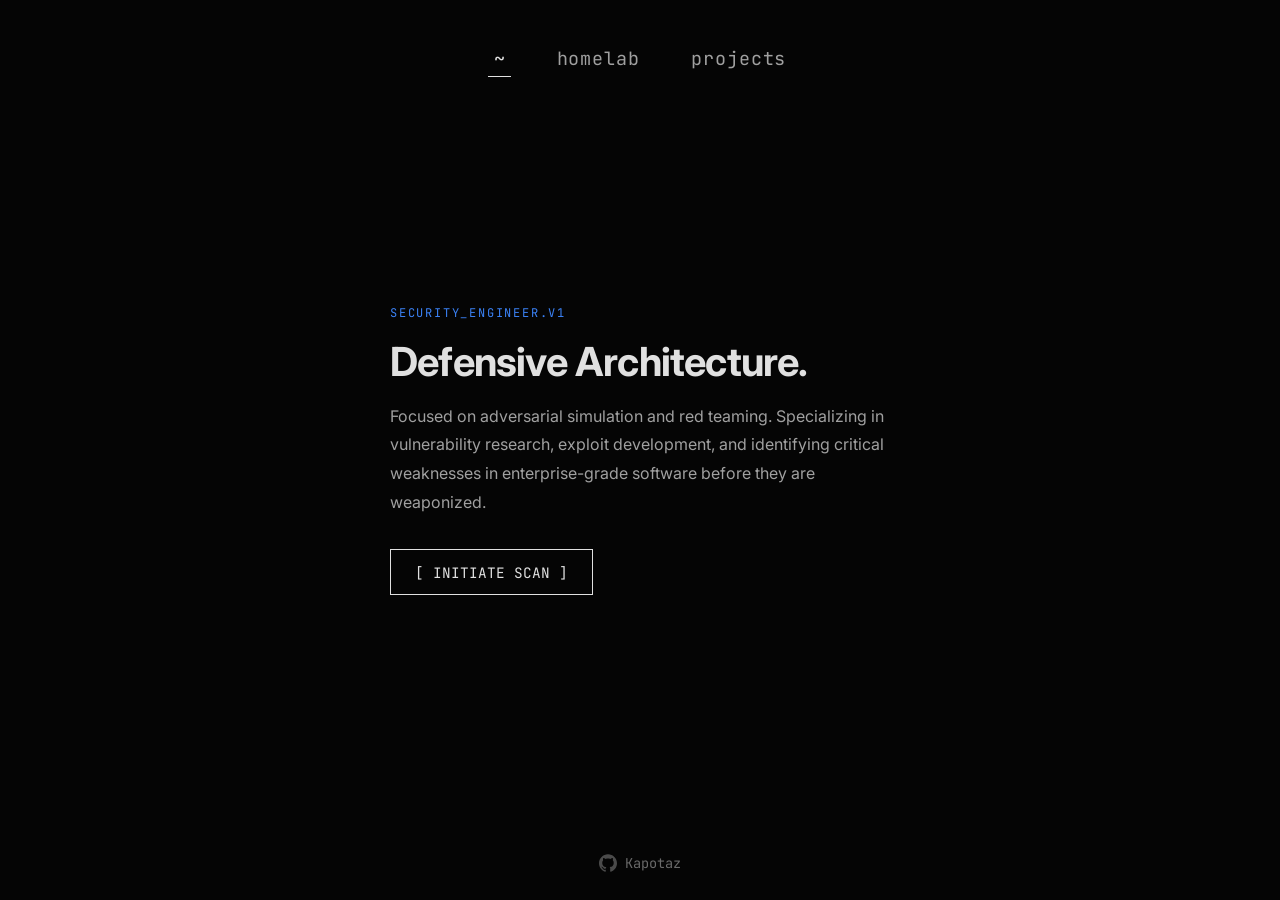
<file: index.html>
<!DOCTYPE html>
<html lang="en">
<head>
    <meta charset="UTF-8">
    <meta name="viewport" content="width=device-width, initial-scale=1.0">
    <title>SECURE // ENGINEER</title>
    
    <link rel="apple-touch-icon" sizes="180x180" href="favicons/apple-touch-icon.png">
    <link rel="icon" type="image/png" sizes="32x32" href="favicons/favicon-32x32.png">
    <link rel="icon" type="image/png" sizes="16x16" href="favicons/favicon-16x16.png">
    <link rel="manifest" href="site.webmanifest">
    <link rel="icon" type="image/x-icon" href="favicon.ico">
    
    <link rel="stylesheet" href="style.css">
</head>
<body class="index-page">

    <nav class="top-nav">
        <a href="index.html" class="nav-link active">~</a>
        <a href="homelab.html" class="nav-link">homelab</a>
        <a href="projects.html" class="nav-link">projects</a>
    </nav>

    <div class="card index-card">
        <div class="glow"></div>
        <span class="tag">SECURITY_ENGINEER.V1</span>
        <h1>Defensive Architecture.</h1>
        <p>Focused on adversarial simulation and red teaming. Specializing in vulnerability research, exploit development, and identifying critical weaknesses in enterprise-grade software before they are weaponized.</p>
        
        <button class="btn" onclick="startRecon()">[ INITIATE SCAN ]</button>
    </div>

    <div class="modal-overlay" id="reconModal" onclick="closeRecon(event)">
        <div class="terminal-window" onclick="event.stopPropagation()">
            <div class="terminal-header">
                <span id="recon-title">recon@defensive-arch:~$ scan_target --aggressive</span>
                <div class="terminal-actions">
                    <button class="terminal-btn" onclick="closeRecon()">[ Abort ]</button>
                </div>
            </div>
            <div class="terminal-body">
                <pre><code id="recon-code"></code></pre>
            </div>
        </div>
    </div>

    <script>
        const sleep = ms => new Promise(r => setTimeout(r, ms));

        async function startRecon() {
            const modal = document.getElementById('reconModal');
            const codeBlock = document.getElementById('recon-code');
            
            document.documentElement.style.overflow = 'hidden';
            document.body.style.overflow = 'hidden';
            
            codeBlock.innerText = "";
            modal.classList.add('active');

            const appendLine = async (text, delay = 500) => {
                codeBlock.innerText += text + "\n";
                codeBlock.scrollTop = codeBlock.scrollHeight; 
                await sleep(delay);
            };

            await appendLine("[*] INITIALIZING ACTIVE RECONNAISSANCE...", 800);
            await appendLine("[*] Establishing secure socket layer...", 500);
            
            let ipData = { ip: "UNKNOWN", org: "UNKNOWN", city: "UNKNOWN", asn: "UNKNOWN" };
            try {
                const response = await fetch('https://ipapi.co/json/');
                ipData = await response.json();
            } catch (e) {
                ipData.ip = "CONNECTION_FAILED";
            }

            await appendLine(`[+] Target Locked: ${ipData.ip}`, 800);
            await appendLine("[*] Running geo-location and ASN routing analysis...", 1200);
            await appendLine(`    - ISP / ORG : ${ipData.org || 'REDACTED'}`, 200);
            await appendLine(`    - ASN       : ${ipData.asn || 'REDACTED'}`, 200);
            await appendLine(`    - LOCATION  : ${ipData.city || 'UNKNOWN'}, ${ipData.country_name || 'UNKNOWN'}`, 1000);

            await appendLine("[*] Extracting client browser fingerprint...", 900);
            await appendLine(`    - USER-AGENT: ${navigator.userAgent}`, 1200);

            await appendLine("[*] Probing external attack surface (simulated)...", 1500);
            await appendLine("    - Port 22  (SSH)   : FILTERED", 400);
            await appendLine("    - Port 80  (HTTP)  : CLOSED", 400);
            await appendLine("    - Port 443 (HTTPS) : OPEN", 800);

            await appendLine("[*] Analyzing security headers & TLS layer...", 1200);
            await appendLine("    - CIPHER : TLS_AES_256_GCM_SHA384", 200);
            await appendLine("    - HSTS   : ENFORCED", 200);
            await appendLine("    - X-FRAME: DENY", 1000);

            await appendLine("[!] RECON COMPLETE. SESSION LOGGED.", 0);
        }

        function closeRecon(e) {
            const modal = document.getElementById('reconModal');
            if (!e || e.target === modal || e.target.innerText === "[ Abort ]") {
                modal.classList.remove('active');
                
                // Unlock the background scrolling
                document.documentElement.style.overflow = '';
                document.body.style.overflow = '';
            }
        }
        document.addEventListener('keydown', (e) => {
            if (e.key === 'Escape') {
                closeRecon();
            }
        });
    </script>
    <footer class="site-footer">
        <a href="https://github.com/Kapotaz/Kapotaz.github.io" target="_blank" rel="noopener noreferrer" class="github-link">
            <svg viewBox="0 0 24 24" class="github-icon" width="18" height="18">
                <path fill="currentColor" d="M12 .297c-6.63 0-12 5.373-12 12 0 5.303 3.438 9.8 8.205 11.385.6.113.82-.258.82-.577 0-.285-.01-1.04-.015-2.04-3.338.724-4.042-1.61-4.042-1.61C4.422 18.07 3.633 17.7 3.633 17.7c-1.087-.744.084-.729.084-.729 1.205.084 1.838 1.236 1.838 1.236 1.07 1.835 2.809 1.305 3.495.998.108-.776.417-1.305.76-1.605-2.665-.3-5.466-1.332-5.466-5.93 0-1.31.465-2.38 1.235-3.22-.135-.303-.54-1.523.105-3.176 0 0 1.005-.322 3.3 1.23.96-.267 1.98-.399 3-.405 1.02.006 2.04.138 3 .405 2.28-1.552 3.285-1.23 3.285-1.23.645 1.653.24 2.873.12 3.176.765.84 1.23 1.91 1.23 3.22 0 4.61-2.805 5.625-5.475 5.92.42.36.81 1.096.81 2.22 0 1.606-.015 2.896-.015 3.286 0 .315.21.69.825.57C20.565 22.092 24 17.592 24 12.297c0-6.627-5.373-12-12-12"/>
            </svg>
            Kapotaz
        </a>
    </footer>
</body>
</html>
</file>
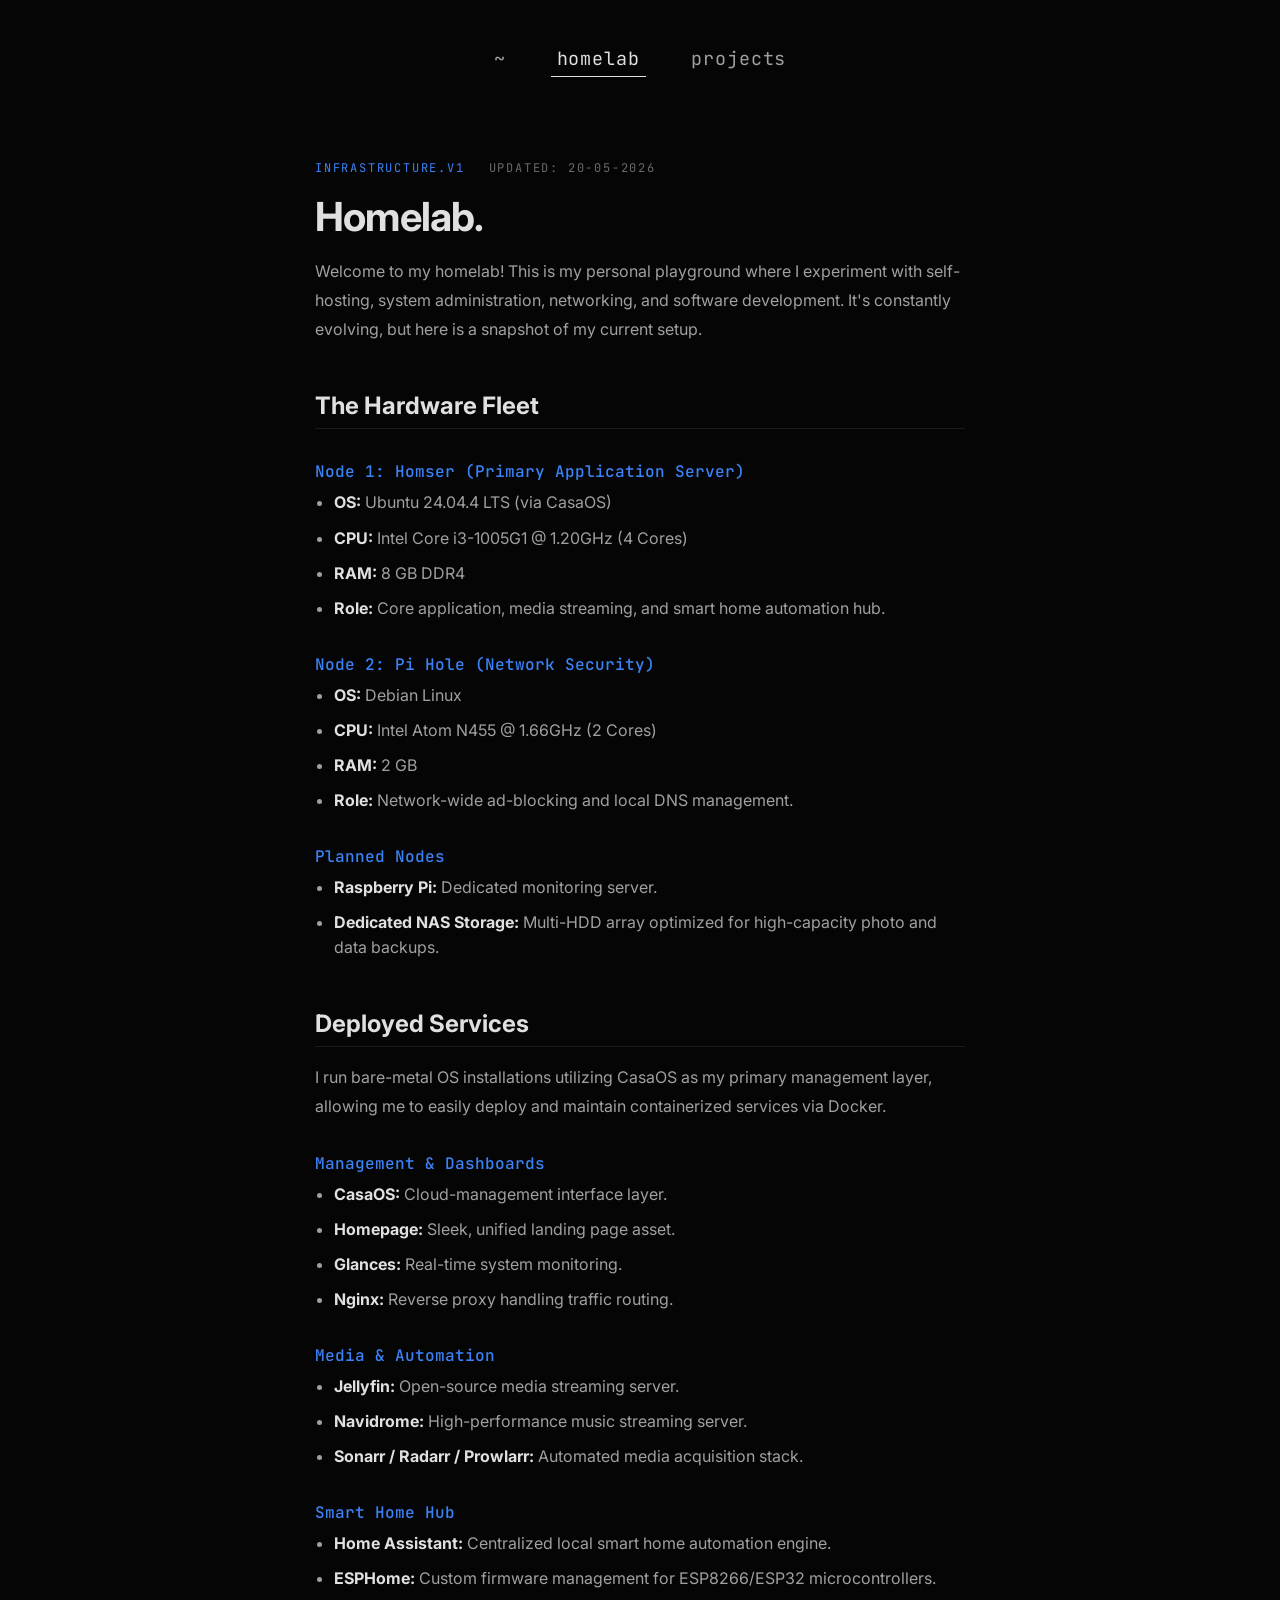
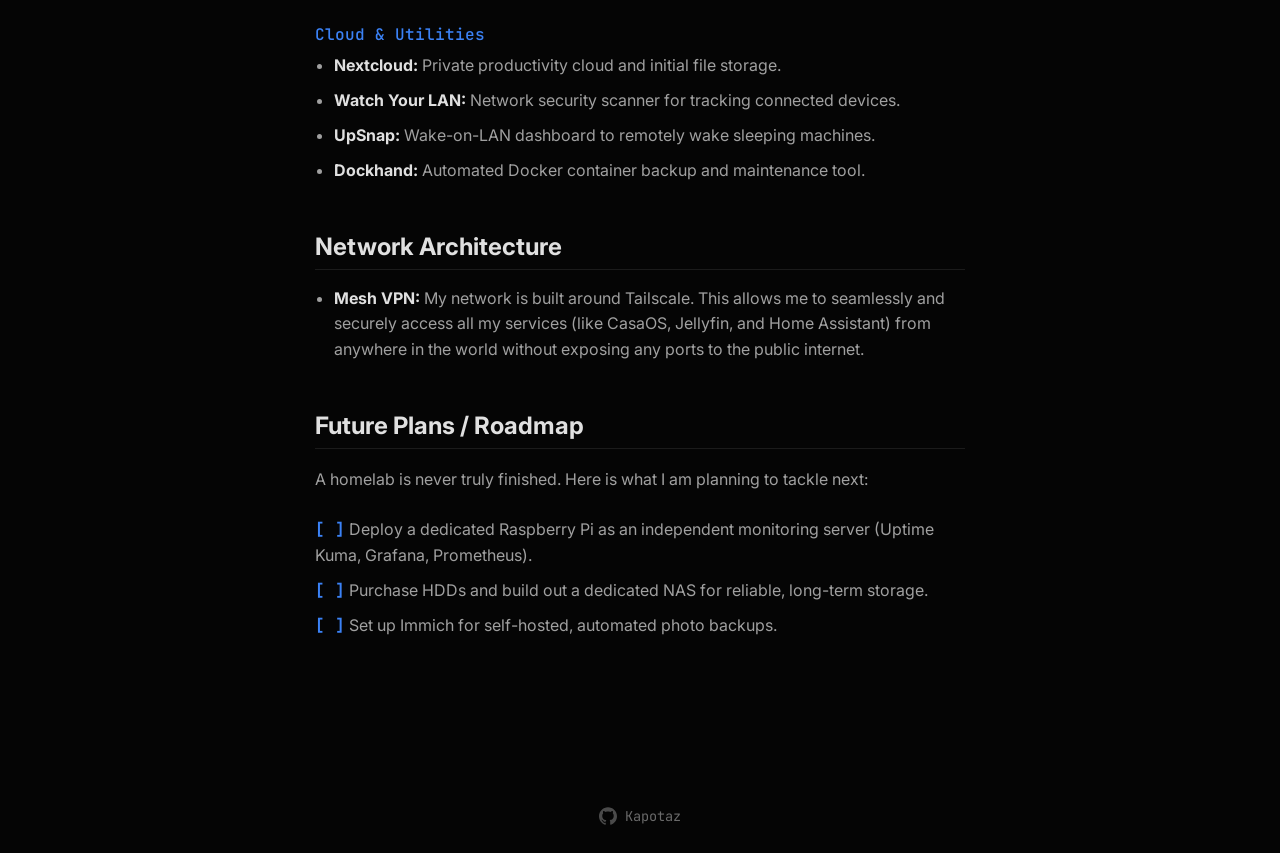
<file: homelab.html>
<!DOCTYPE html>
<html lang="en">
<head>
    <meta charset="UTF-8">
    <meta name="viewport" content="width=device-width, initial-scale=1.0">
    <title>SECURE // HOMELAB</title>
    
    <link rel="apple-touch-icon" sizes="180x180" href="favicons/apple-touch-icon.png">
    <link rel="icon" type="image/png" sizes="32x32" href="favicons/favicon-32x32.png">
    <link rel="icon" type="image/png" sizes="16x16" href="favicons/favicon-16x16.png">
    <link rel="manifest" href="site.webmanifest">
    <link rel="icon" type="image/x-icon" href="favicon.ico">

    <link rel="stylesheet" href="style.css">
</head>
<body>

    <nav class="top-nav">
        <a href="index.html" class="nav-link">~</a>
        <a href="homelab.html" class="nav-link active">homelab</a>
        <a href="projects.html" class="nav-link">projects</a>
    </nav>

    <div class="card homelab-card">
        <div class="glow"></div>
        
        <div class="tag-container">
            <span class="tag">INFRASTRUCTURE.V1</span>
            <span class="tag date-tag">UPDATED: 20-05-2026</span>
        </div>
        
        <h1>Homelab.</h1>
        
        <p>Welcome to my homelab! This is my personal playground where I experiment with self-hosting, system administration, networking, and software development. It's constantly evolving, but here is a snapshot of my current setup.</p>

        <h2>The Hardware Fleet</h2>

        <h3>Node 1: Homser (Primary Application Server)</h3>
        <ul>
            <li><strong>OS:</strong> Ubuntu 24.04.4 LTS (via CasaOS)</li>
            <li><strong>CPU:</strong> Intel Core i3-1005G1 @ 1.20GHz (4 Cores)</li>
            <li><strong>RAM:</strong> 8 GB DDR4</li>
            <li><strong>Role:</strong> Core application, media streaming, and smart home automation hub.</li>
        </ul>

        <h3>Node 2: Pi Hole (Network Security)</h3>
        <ul>
            <li><strong>OS:</strong> Debian Linux</li>
            <li><strong>CPU:</strong> Intel Atom N455 @ 1.66GHz (2 Cores)</li>
            <li><strong>RAM:</strong> 2 GB</li>
            <li><strong>Role:</strong> Network-wide ad-blocking and local DNS management.</li>
        </ul>

        <h3>Planned Nodes</h3>
        <ul>
            <li><strong>Raspberry Pi:</strong> Dedicated monitoring server.</li>
            <li><strong>Dedicated NAS Storage:</strong> Multi-HDD array optimized for high-capacity photo and data backups.</li>
        </ul>

        <h2>Deployed Services</h2>
        <p>I run bare-metal OS installations utilizing CasaOS as my primary management layer, allowing me to easily deploy and maintain containerized services via Docker.</p>

        <h3>Management & Dashboards</h3>
        <ul>
            <li><strong>CasaOS:</strong> Cloud-management interface layer.</li>
            <li><strong>Homepage:</strong> Sleek, unified landing page asset.</li>
            <li><strong>Glances:</strong> Real-time system monitoring.</li>
            <li><strong>Nginx:</strong> Reverse proxy handling traffic routing.</li>
        </ul>

        <h3>Media & Automation</h3>
        <ul>
            <li><strong>Jellyfin:</strong> Open-source media streaming server.</li>
            <li><strong>Navidrome:</strong> High-performance music streaming server.</li>
            <li><strong>Sonarr / Radarr / Prowlarr:</strong> Automated media acquisition stack.</li>
        </ul>

        <h3>Smart Home Hub</h3>
        <ul>
            <li><strong>Home Assistant:</strong> Centralized local smart home automation engine.</li>
            <li><strong>ESPHome:</strong> Custom firmware management for ESP8266/ESP32 microcontrollers.</li>
        </ul>

        <h3>Cloud & Utilities</h3>
        <ul>
            <li><strong>Nextcloud:</strong> Private productivity cloud and initial file storage.</li>
            <li><strong>Watch Your LAN:</strong> Network security scanner for tracking connected devices.</li>
            <li><strong>UpSnap:</strong> Wake-on-LAN dashboard to remotely wake sleeping machines.</li>
            <li><strong>Dockhand:</strong> Automated Docker container backup and maintenance tool.</li>
        </ul>

        <h2>Network Architecture</h2>
        <ul>
            <li><strong>Mesh VPN:</strong> My network is built around Tailscale. This allows me to seamlessly and securely access all my services (like CasaOS, Jellyfin, and Home Assistant) from anywhere in the world without exposing any ports to the public internet.</li>
        </ul>

        <h2>Future Plans / Roadmap</h2>
        <p>A homelab is never truly finished. Here is what I am planning to tackle next:</p>
        <ul style="list-style-type: none; padding-left: 0;">
            <li><span class="mono-check">[ ]</span> Deploy a dedicated Raspberry Pi as an independent monitoring server (Uptime Kuma, Grafana, Prometheus).</li>
            <li><span class="mono-check">[ ]</span> Purchase HDDs and build out a dedicated NAS for reliable, long-term storage.</li>
            <li><span class="mono-check">[ ]</span> Set up Immich for self-hosted, automated photo backups.</li>
        </ul>

    </div>
    <button id="scrollTopBtn" class="scroll-top-btn" onclick="scrollToTop()">[ ^ TOP ]</button>

    <script>
        const scrollTopBtn = document.getElementById('scrollTopBtn');

        window.addEventListener('scroll', () => {
            if (window.scrollY > 300) {
                scrollTopBtn.classList.add('visible');
            } else {
                scrollTopBtn.classList.remove('visible');
            }
        });

        function scrollToTop() {
            window.scrollTo({
                top: 0,
                behavior: 'smooth'
            });
            document.getElementById('scrollTopBtn').blur(); 
        }
    </script>
    <footer class="site-footer">
        <a href="https://github.com/Kapotaz/Kapotaz.github.io" target="_blank" rel="noopener noreferrer" class="github-link">
            <svg viewBox="0 0 24 24" class="github-icon" width="18" height="18">
                <path fill="currentColor" d="M12 .297c-6.63 0-12 5.373-12 12 0 5.303 3.438 9.8 8.205 11.385.6.113.82-.258.82-.577 0-.285-.01-1.04-.015-2.04-3.338.724-4.042-1.61-4.042-1.61C4.422 18.07 3.633 17.7 3.633 17.7c-1.087-.744.084-.729.084-.729 1.205.084 1.838 1.236 1.838 1.236 1.07 1.835 2.809 1.305 3.495.998.108-.776.417-1.305.76-1.605-2.665-.3-5.466-1.332-5.466-5.93 0-1.31.465-2.38 1.235-3.22-.135-.303-.54-1.523.105-3.176 0 0 1.005-.322 3.3 1.23.96-.267 1.98-.399 3-.405 1.02.006 2.04.138 3 .405 2.28-1.552 3.285-1.23 3.285-1.23.645 1.653.24 2.873.12 3.176.765.84 1.23 1.91 1.23 3.22 0 4.61-2.805 5.625-5.475 5.92.42.36.81 1.096.81 2.22 0 1.606-.015 2.896-.015 3.286 0 .315.21.69.825.57C20.565 22.092 24 17.592 24 12.297c0-6.627-5.373-12-12-12"/>
            </svg>
            Kapotaz
        </a>
    </footer>
</body>
</html>
</file>
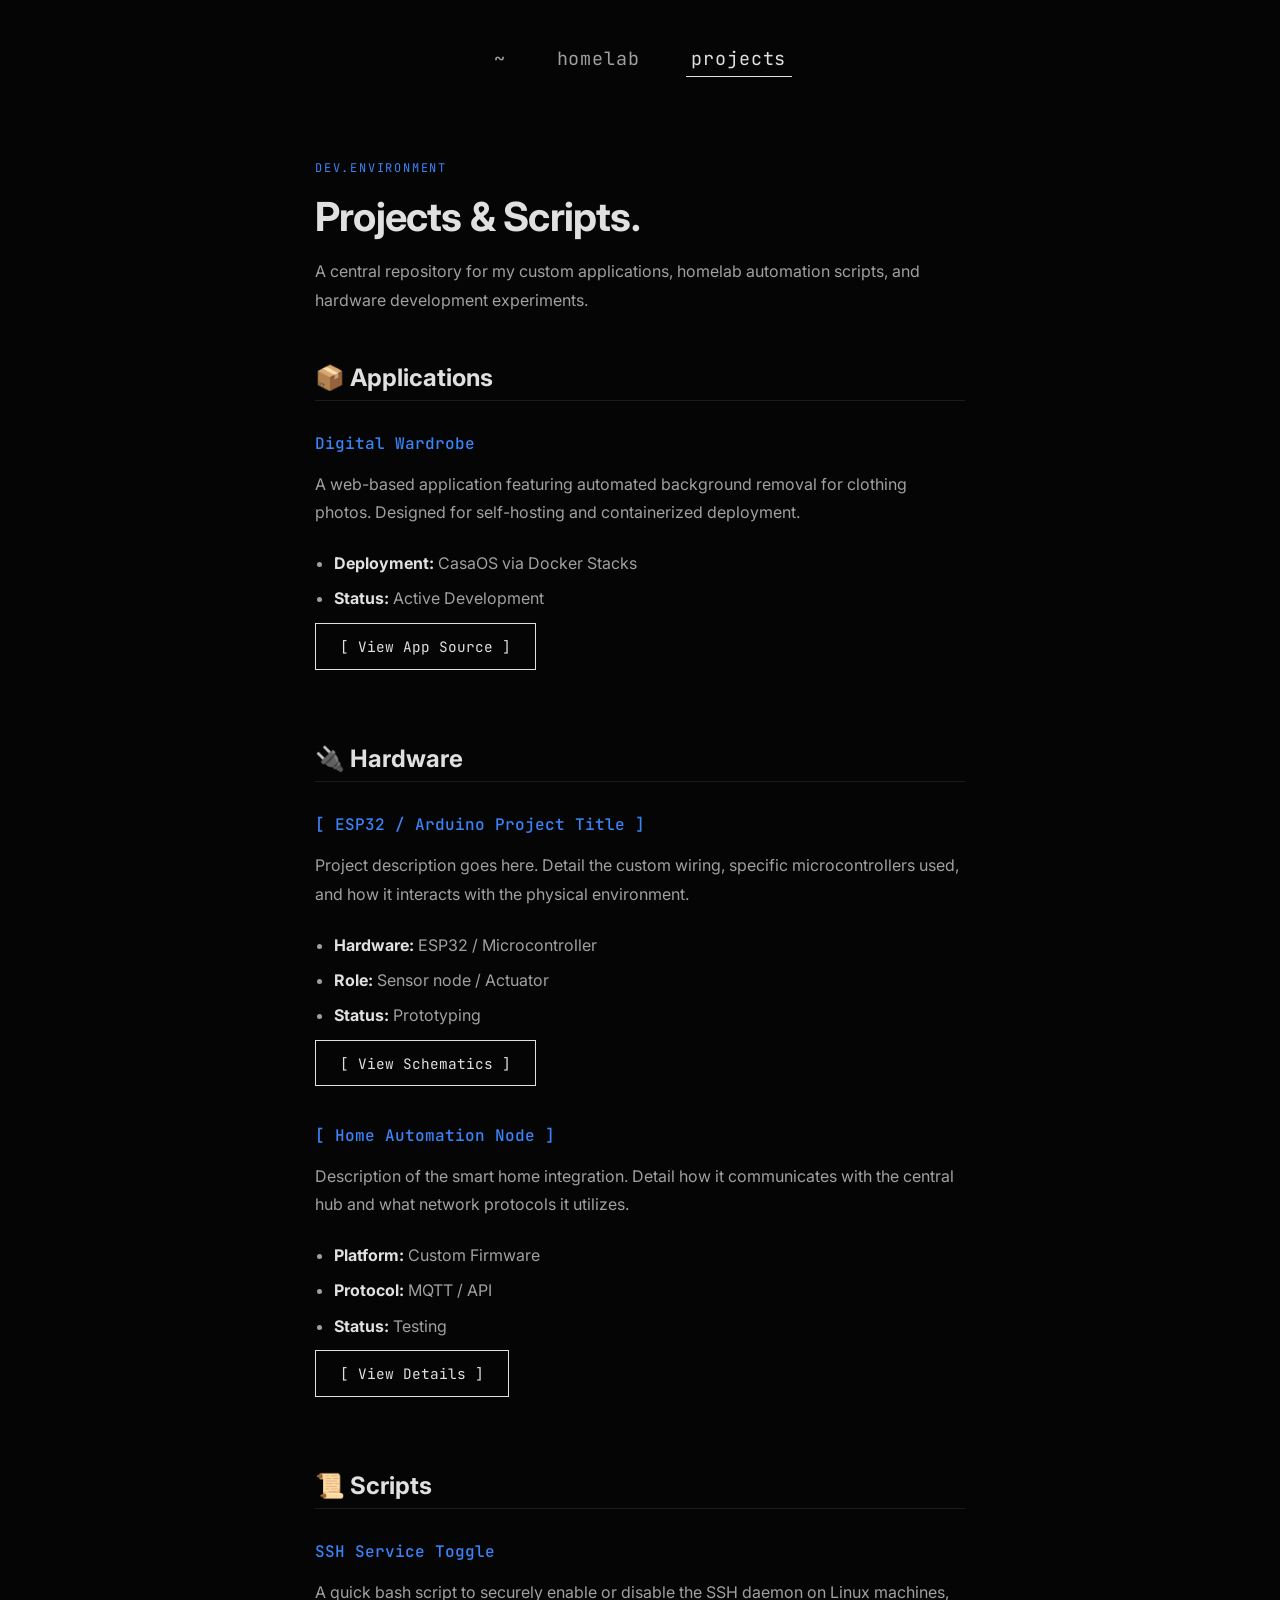
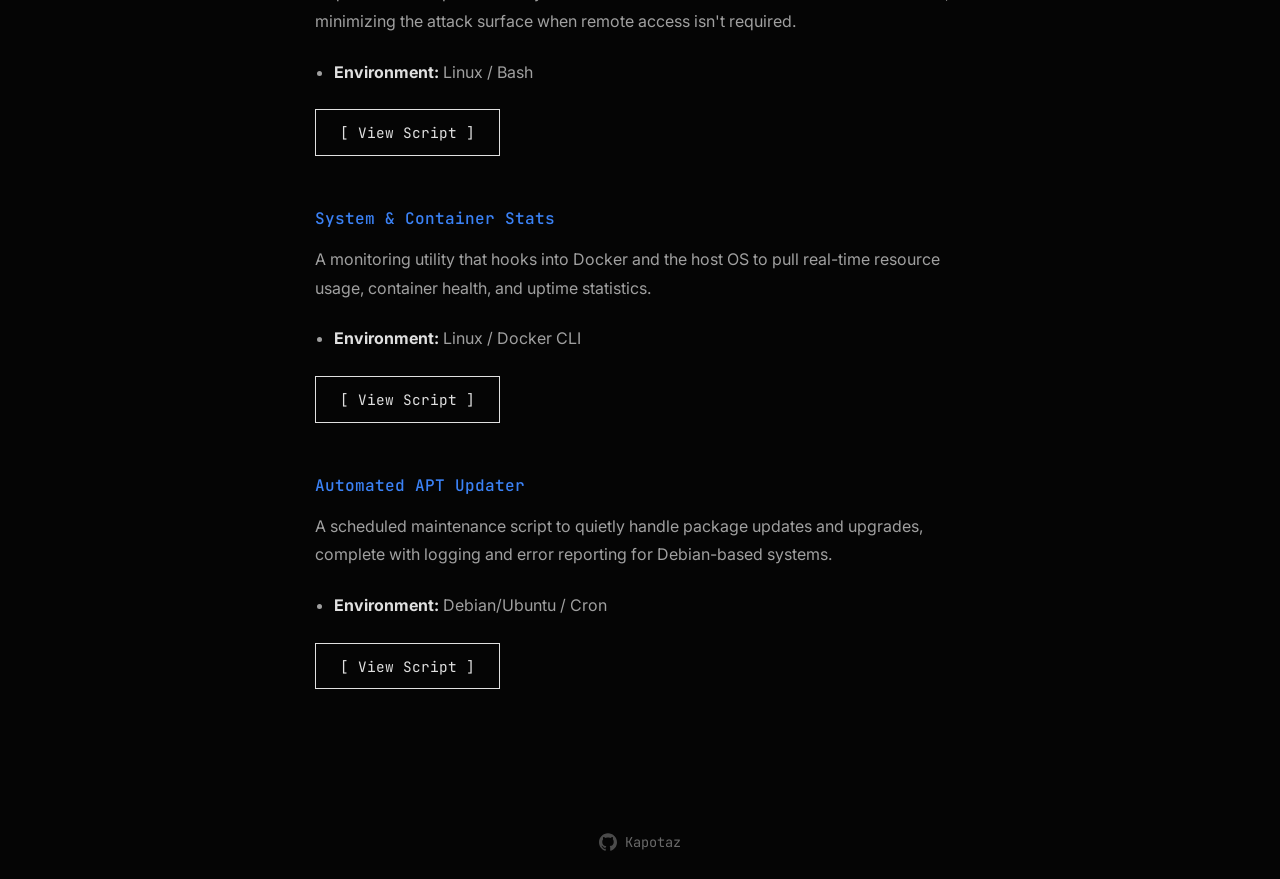
<file: projects.html>
<!DOCTYPE html>
<html lang="en">
<head>
    <meta charset="UTF-8">
    <meta name="viewport" content="width=device-width, initial-scale=1.0">
    <title>SECURE // PROJECTS</title>
    
    <link rel="apple-touch-icon" sizes="180x180" href="favicons/apple-touch-icon.png">
    <link rel="icon" type="image/png" sizes="32x32" href="favicons/favicon-32x32.png">
    <link rel="icon" type="image/png" sizes="16x16" href="favicons/favicon-16x16.png">
    <link rel="manifest" href="site.webmanifest">
    <link rel="icon" type="image/x-icon" href="favicon.ico">

    <link rel="stylesheet" href="style.css">
</head>
<body>

    <nav class="top-nav">
        <a href="index.html" class="nav-link">~</a>
        <a href="homelab.html" class="nav-link">homelab</a>
        <a href="projects.html" class="nav-link active">projects</a>
    </nav>

    <div class="card homelab-card">
        <div class="glow"></div>
        
        <div class="tag-container">
            <span class="tag">DEV.ENVIRONMENT</span>
        </div>
        
        <h1>Projects & Scripts.</h1>
        
        <p>A central repository for my custom applications, homelab automation scripts, and hardware development experiments.</p>

        <h2>📦 Applications</h2>

        <h3>Digital Wardrobe</h3>
        <p>A web-based application featuring automated background removal for clothing photos. Designed for self-hosting and containerized deployment.</p>
        <ul>
            <li><strong>Deployment:</strong> CasaOS via Docker Stacks</li>
            <li><strong>Status:</strong> Active Development</li>
        </ul>
        <a href="#" class="btn">[ View App Source ]</a>

        <br><br><br>

        <h2>🔌 Hardware</h2>

        <h3>[ ESP32 / Arduino Project Title ]</h3>
        <p>Project description goes here. Detail the custom wiring, specific microcontrollers used, and how it interacts with the physical environment.</p>
        <ul>
            <li><strong>Hardware:</strong> ESP32 / Microcontroller</li>
            <li><strong>Role:</strong> Sensor node / Actuator</li>
            <li><strong>Status:</strong> Prototyping</li>
        </ul>
        <a href="#" class="btn">[ View Schematics ]</a>

        <br><br>

        <h3>[ Home Automation Node ]</h3>
        <p>Description of the smart home integration. Detail how it communicates with the central hub and what network protocols it utilizes.</p>
        <ul>
            <li><strong>Platform:</strong> Custom Firmware</li>
            <li><strong>Protocol:</strong> MQTT / API</li>
            <li><strong>Status:</strong> Testing</li>
        </ul>
        <a href="#" class="btn">[ View Details ]</a>

        <br><br><br>

        <h2>📜 Scripts</h2>

        <h3>SSH Service Toggle</h3>
        <p>A quick bash script to securely enable or disable the SSH daemon on Linux machines, minimizing the attack surface when remote access isn't required.</p>
        <ul>
            <li><strong>Environment:</strong> Linux / Bash</li>
        </ul>
        <button class="btn" onclick="openTerminal('ssh-toggle')">[ View Script ]</button>
        <br><br>

        <h3>System & Container Stats</h3>
        <p>A monitoring utility that hooks into Docker and the host OS to pull real-time resource usage, container health, and uptime statistics.</p>
        <ul>
            <li><strong>Environment:</strong> Linux / Docker CLI</li>
        </ul>
        <button class="btn" onclick="openTerminal('stats-pull')">[ View Script ]</button>

        <br><br>

        <h3>Automated APT Updater</h3>
        <p>A scheduled maintenance script to quietly handle package updates and upgrades, complete with logging and error reporting for Debian-based systems.</p>
        <ul>
            <li><strong>Environment:</strong> Debian/Ubuntu / Cron</li>
        </ul>
        <button class="btn" onclick="openTerminal('apt-update')">[ View Script ]</button>

    </div>

    <div class="modal-overlay" id="scriptModal" onclick="closeTerminal(event)">
        <div class="terminal-window" onclick="event.stopPropagation()">
            <div class="terminal-header">
                <span id="terminal-title">user@homser:~/scripts</span>
                <div class="terminal-actions">
                    <button class="terminal-btn" id="demoBtn" onclick="runDemo()">[ Run Demo ]</button>
                    <button class="terminal-btn" onclick="copyCode(this)">[ Copy ]</button>
                    <button class="terminal-btn" onclick="closeTerminal()">[ Close ]</button>
                </div>
            </div>
            <div class="terminal-body">
                <pre><code id="terminal-code"></code></pre>
            </div>
        </div>
    </div>
    <button id="scrollTopBtn" class="scroll-top-btn" onclick="scrollToTop()">[ ^ TOP ]</button>
    <script>
        const modal = document.getElementById('scriptModal');
        const codeBlock = document.getElementById('terminal-code');
        const titleBlock = document.getElementById('terminal-title');
        const demoBtn = document.getElementById('demoBtn');

        const demoDatabase = {
            'ssh-toggle': `> sudo ./ssh_toggle.sh\n[*] SSH is active. Shutting down service listeners...\n[!] Forcefully killing ALL network connections on port 22...\n[+] All connections severed successfully.\n\n[*] Window will close automatically in 5 seconds...\n> _`,
            'stats-pull': `> ./stats_pull.sh\n--- CPU ---\nLoad:  0.15, 0.08, 0.02\n--- TEMP ---\n42°C\n--- UPTIME ---\n12d, 4h, 25m\n--- RAM ---\n2.1G / 7.8G\n--- DISK ---\n25G / 100G (26%)\n--- APPS ---\nhomser-nextcloud: Online\nhomser-jellyfin: Online\nhomser-homeassistant: Online\n> _`,
            'apt-update': `> sudo ./apt_update.sh\n[ * ] INITIATING SYSTEM UPDATE...\n[ * ] Fetching latest package lists...\n[ * ] Installing package upgrades (non-interactive)...\n[ * ] Removing orphaned dependencies and clearing cache...\n[ + ] Update process completed successfully.\n[ + ] No reboot required. System is fully up to date.\n> _`        };

        let originalCode = "";
        let activeScriptID = "";

        async function openTerminal(fileName) {
            activeScriptID = fileName;
            
            document.documentElement.style.overflow = 'hidden';
            document.body.style.overflow = 'hidden';
            
            titleBlock.innerText = `root@homser:~/scripts/${fileName}.sh`;
            codeBlock.innerText = "Loading script from server...";
            demoBtn.innerText = "[ Run Demo ]";
            demoBtn.onclick = runDemo;
            modal.classList.add('active');

            try {
                const response = await fetch(`scripts/${fileName}.sh`);
                if (!response.ok) throw new Error('Script file not found.');
                
                originalCode = await response.text();
                codeBlock.innerText = originalCode;
                if (typeof Prism !== 'undefined') {
                    Prism.highlightElement(codeBlock);
                }
            } catch (error) {
                codeBlock.innerText = `[ ERROR ]: ${error.message}`;
            }
        }

        const sleep = ms => new Promise(r => setTimeout(r, ms));

        async function runDemo() {
            demoBtn.innerText = "[ Running... ]";
            demoBtn.onclick = null;
            
            codeBlock.innerText = "";
            
            const lines = demoDatabase[activeScriptID].split('\n');
            const terminalBody = document.querySelector('.terminal-body');
            
            for (let i = 0; i < lines.length; i++) {
                codeBlock.innerText += lines[i] + '\n';
                
                terminalBody.scrollTop = terminalBody.scrollHeight;
                
                if (typeof Prism !== 'undefined') {
                    Prism.highlightElement(codeBlock);
                }
                
                await sleep(150); 
            }
            
            demoBtn.innerText = "[ Reset ]";
            demoBtn.onclick = resetTerminal;
        }

        function resetTerminal() {
            codeBlock.innerText = originalCode;
            demoBtn.innerText = "[ Run Demo ]";
            demoBtn.onclick = runDemo;
            if (typeof Prism !== 'undefined') {
                Prism.highlightElement(codeBlock);
            }        }

        function closeTerminal(e) {
            if (!e || e.target === modal || e.target.innerText === "[ Close ]") {
                modal.classList.remove('active');
                document.documentElement.style.overflow = '';
                document.body.style.overflow = '';
            }
        }

        function copyCode(btnElement) {
            if (!navigator.clipboard) {
                const textArea = document.createElement("textarea");
                textArea.value = codeBlock.innerText;
                textArea.style.position = "fixed"; // Prevent scrolling to bottom
                document.body.appendChild(textArea);
                textArea.select();
                try {
                    document.execCommand('copy');
                    showCopiedFeedback(btnElement);
                } catch (err) {
                    btnElement.innerText = "[ Error ]";
                }
                document.body.removeChild(textArea);
                return;
            }

            navigator.clipboard.writeText(codeBlock.innerText).then(() => {
                showCopiedFeedback(btnElement);
            }).catch(() => {
                btnElement.innerText = "[ Error ]";
            });
        }

        function showCopiedFeedback(btn) {
            const originalText = btn.innerText;
            btn.innerText = "[ Copied! ]";
            setTimeout(() => btn.innerText = originalText, 2000);
        }

        const scrollTopBtn = document.getElementById('scrollTopBtn');

        window.addEventListener('scroll', () => {
            // If scrolled down more than 300px, show the button
            if (window.scrollY > 300) {
                scrollTopBtn.classList.add('visible');
            } else {
                scrollTopBtn.classList.remove('visible');
            }
        });

        function scrollToTop() {
            window.scrollTo({
                top: 0,
                behavior: 'smooth'
            });
            document.getElementById('scrollTopBtn').blur(); 
        }
        document.addEventListener('keydown', (e) => {
            if (e.key === 'Escape') {
                closeTerminal();
            }
        });
    </script>
    <footer class="site-footer">
        <a href="https://github.com/Kapotaz/Kapotaz.github.io" target="_blank" rel="noopener noreferrer" class="github-link">
            <svg viewBox="0 0 24 24" class="github-icon" width="18" height="18">
                <path fill="currentColor" d="M12 .297c-6.63 0-12 5.373-12 12 0 5.303 3.438 9.8 8.205 11.385.6.113.82-.258.82-.577 0-.285-.01-1.04-.015-2.04-3.338.724-4.042-1.61-4.042-1.61C4.422 18.07 3.633 17.7 3.633 17.7c-1.087-.744.084-.729.084-.729 1.205.084 1.838 1.236 1.838 1.236 1.07 1.835 2.809 1.305 3.495.998.108-.776.417-1.305.76-1.605-2.665-.3-5.466-1.332-5.466-5.93 0-1.31.465-2.38 1.235-3.22-.135-.303-.54-1.523.105-3.176 0 0 1.005-.322 3.3 1.23.96-.267 1.98-.399 3-.405 1.02.006 2.04.138 3 .405 2.28-1.552 3.285-1.23 3.285-1.23.645 1.653.24 2.873.12 3.176.765.84 1.23 1.91 1.23 3.22 0 4.61-2.805 5.625-5.475 5.92.42.36.81 1.096.81 2.22 0 1.606-.015 2.896-.015 3.286 0 .315.21.69.825.57C20.565 22.092 24 17.592 24 12.297c0-6.627-5.373-12-12-12"/>
            </svg>
            Kapotaz
        </a>
    </footer>
</body>
</html>
</file>
<file: style.css>
@import url('https://fonts.googleapis.com/css2?family=JetBrains+Mono:wght@300;500&family=Inter:wght@400;700&display=swap');

@view-transition {
    navigation: auto;
}

/* --- BASE STYLES --- */
body, html {
    margin: 0;
    padding: 0;
    min-height: 100vh;
    background: #050505;
    color: #e0e0e0;
    font-family: 'Inter', sans-serif;
    display: flex;
    flex-direction: column; /* Stack items vertically */
    align-items: center;    /* Center them horizontally */
    overflow-x: hidden;
}

::-webkit-scrollbar {
    display: none;
}

html {
    scrollbar-width: none; /* Firefox */
    -ms-overflow-style: none; /* IE and Edge */
}

body::before {
    content: "";
    position: fixed;
    top: 0; left: 0; width: 100%; height: 100%;
    opacity: 0.5;
    pointer-events: none;
    background-image: url('https://www.transparenttextures.com/patterns/stardust.png');
    filter: blur(4px);
    transform: scale(1.1);
}

/* Specific layout for the locked landing page */
body.index-page {
    justify-content: center; /* Center vertically ONLY on the index page */
    overflow: hidden;
    height: 100vh;
}

/* --- NAVIGATION --- */
.top-nav {
    position: absolute;
    top: 2.5rem;
    left: 0;
    width: 100%;
    display: flex;
    justify-content: center;
    gap: 2.5rem;
    z-index: 10;
}

.nav-link {
    font-family: 'JetBrains Mono', monospace;
    color: #a0a0a0;
    text-decoration: none;
    font-size: 1.15rem;
    letter-spacing: 0.05em;
    transition: all 0.3s ease;
    /*padding-bottom: 4px;*/
    padding: 0.3em 0.3em;
    border-bottom: 1px solid transparent;
}

.nav-link:hover {
    color: #3b82f6;
    border-bottom: 1px solid #3b82f6;
}

.nav-link.active {
    color: #e0e0e0;
    border-bottom: 1px solid #e0e0e0;
}

/* --- LAYOUT CONTAINERS --- */
.card {
    width: 90%;
    padding: 3rem;
    background: transparent; 
    border-radius: 12px;
    text-align: left;
    position: relative;
}

.index-card {
    max-width: 500px;
}

.homelab-card {
    max-width: 650px;
    margin-top: 7rem;
    margin-bottom: 4rem;
}

/* --- TYPOGRAPHY & TAGS --- */
.tag-container {
    display: flex;
    gap: 1.5rem;
    align-items: baseline;
    margin-bottom: 1rem;
    flex-wrap: wrap;
}

.tag {
    font-family: 'JetBrains Mono', monospace;
    font-size: 0.75rem;
    color: #3b82f6;
    letter-spacing: 0.15em;
    display: block;
}

.tag-container .tag {
    margin-bottom: 0; 
}

/* Fallback margin if tag is used without container (like in index.html) */
.card > .tag {
    margin-bottom: 1rem;
}

.date-tag {
    color: #6a6a6a; 
}

h1 {
    font-weight: 700;
    font-size: 2.5rem;
    margin: 0 0 1rem 0;
    letter-spacing: -0.02em;
}

h2 {
    font-weight: 700;
    font-size: 1.5rem;
    margin: 3rem 0 1rem 0;
    border-bottom: 1px solid rgba(224, 224, 224, 0.1);
    padding-bottom: 0.5rem;
    color: #e0e0e0;
}

h3 {
    font-family: 'JetBrains Mono', monospace;
    font-weight: 500;
    font-size: 1rem;
    color: #3b82f6;
    margin: 2rem 0 0.5rem 0;
}

p {
    font-size: 1rem;
    line-height: 1.8;
    color: #a0a0a0;
    margin-bottom: 1.5rem;
}

/* Index page paragraph has more margin bottom */
.index-card p {
    margin-bottom: 2rem;
}

ul {
    margin: 0 0 1.5rem 0;
    padding-left: 1.2rem;
    color: #a0a0a0;
    line-height: 1.6;
}

li {
    margin-bottom: 0.6rem;
}

strong {
    color: #e0e0e0;
}

.mono-check {
    font-family: 'JetBrains Mono', monospace;
    color: #3b82f6;
    font-weight: bold;
}

/* --- BUTTONS & EFFECTS --- */
.btn {
    font-family: 'JetBrains Mono', monospace;
    padding: 0.8rem 1.5rem;
    background: transparent;
    border: 1px solid #e0e0e0;
    color: #e0e0e0;
    text-decoration: none;
    font-size: 0.9rem;
    transition: all 0.3s ease;
    cursor: pointer;
}

.btn:hover {
    background: #e0e0e0;
    color: #050505;
}

.glow {
    position: absolute;
    top: -50px;
    right: -50px;
    width: 150px;
    height: 150px;
    background: radial-gradient(circle, rgba(59, 130, 246, 0.15), transparent 70%);
    z-index: -1;
}

/* --- MOBILE RESPONSIVENESS --- */
@media (max-width: 600px) {
    .card {
        padding: 1.5rem;
        width: 85%;
    }
    .homelab-card {
        margin-top: 5rem;
    }
    .tag-container {
        gap: 1rem;
    }
    h1 { font-size: 2rem; }
    h2 { font-size: 1.3rem; }
    h3 { font-size: 0.95rem; }
    p, ul { font-size: 0.95rem; }
    .top-nav {
        top: 1.5rem;
        gap: 1.5rem;
    }

    /* --- TERMINAL MOBILE FIXES --- */
    .terminal-window {
        width: 95%; /* Use more screen real estate on mobile */
    }
    .terminal-header {
        /* Stack the title on top and the buttons on the bottom */
        flex-direction: column; 
        align-items: flex-start;
        gap: 0.8rem;
    }
    .terminal-header span {
        font-size: 0.75rem;
        /* Allow the long terminal path to break naturally instead of pushing the layout */
        word-break: break-all; 
    }
    .terminal-actions {
        width: 100%;
        /* Align the buttons to the right side of the stacked header */
        justify-content: flex-end; 
    }
    .terminal-btn {
        /* CRITICAL: This forces the text to never split onto two lines */
        white-space: nowrap; 
        font-size: 0.95rem; 
    }
    .terminal-body {
        padding: 1rem;
    }
    .terminal-body pre {
        /* Scale down the terminal output slightly so it fits better horizontally */
        font-size: 0.75rem; 
    }
}

/* --- TERMINAL MODAL OVERLAY (STABLE) --- */
.modal-overlay {
    position: fixed;
    top: 0; left: 0; width: 100%; height: 100%;
    background: rgba(5, 5, 5, 0.95); /* Solid dark tint instead of blur */
    display: flex;
    justify-content: center;
    align-items: center;
    z-index: 100;
    opacity: 0;
    pointer-events: none;
    transition: opacity 0.2s ease-in-out; /* Pure fade, no sliding */
}

.modal-overlay.active {
    opacity: 1;
    pointer-events: auto;
}

.terminal-window {
    width: 90%;
    max-width: 800px;
    background: #0a0a0a;
    border: 1px solid #3b82f6;
    border-radius: 8px;
    box-shadow: 0 10px 30px rgba(0, 0, 0, 0.9);
    overflow: hidden;
    /* Removed all transforms to stop the jitter */
}

.terminal-header {
    background: rgba(59, 130, 246, 0.1);
    border-bottom: 1px solid #3b82f6;
    padding: 0.8rem 1rem;
    display: flex;
    justify-content: space-between;
    align-items: center;
    font-family: 'JetBrains Mono', monospace;
    font-size: 0.85rem;
    color: #a0a0a0;
}

.terminal-actions {
    display: flex;
    gap: 1rem;
}

.terminal-btn {
    background: transparent;
    border: none;
    color: #3b82f6;
    font-family: 'JetBrains Mono', monospace;
    cursor: pointer;
    font-size: 0.85rem;
}

.terminal-btn:hover {
    color: #e0e0e0;
}

.terminal-body {
    padding: 1.5rem;
    max-height: 60vh;
    overflow-y: auto;
}

.terminal-body pre {
    margin: 0;
    font-family: 'JetBrains Mono', monospace;
    font-size: 0.9rem;
    line-height: 1.5;
    color: #e0e0e0;
    white-space: pre-wrap;
    word-break: break-all;
}

/* Modal Scrollbar Styling */
.terminal-body::-webkit-scrollbar {
    width: 8px;
}
.terminal-body::-webkit-scrollbar-thumb {
    background: #3b82f6;
    border-radius: 4px;
}

/* --- PRISM OVERRIDES --- */
pre[class*="language-"] {
    background: transparent !important;
    margin: 0 !important;
    padding: 0 !important;
    box-shadow: none !important;
}

code[class*="language-"] {
    font-family: 'JetBrains Mono', monospace !important;
    font-size: 0.9rem !important;
    line-height: 1.6 !important;
}
/* --- SCROLL TO TOP WIDGET --- */
.scroll-top-btn {
    position: fixed;
    bottom: 2rem;
    right: 2rem;
    font-family: 'JetBrains Mono', monospace;
    background: rgba(5, 5, 5, 0.85); /* Matches your terminal modal tint */
    border: 1px solid #3b82f6;
    color: #3b82f6;
    padding: 0.6rem 1rem;
    font-size: 0.85rem;
    cursor: pointer;
    z-index: 90; /* Sits just below your modal overlays */
    border-radius: 4px;
    
    /* Hidden state */
    opacity: 0;
    pointer-events: none;
    transform: translateY(15px);
    transition: all 0.3s ease;
}

/* Visible state triggered by JavaScript */
.scroll-top-btn.visible {
    opacity: 1;
    pointer-events: auto;
    transform: translateY(0);
}

@media (hover: hover) {
    .scroll-top-btn:hover {
        background: #3b82f6;
        color: #050505;
    }
}

.scroll-top-btn:active {
    background: #3b82f6 !important;
    color: #050505 !important;
}

/* Mobile adjustments */
@media (max-width: 600px) {
    .scroll-top-btn {
        bottom: 1.5rem;
        right: 1.5rem;
        padding: 0.5rem 0.8rem;
    }
}
/* --- FOOTER --- */
.site-footer {
    width: 100%;
    text-align: center;
    padding: 2rem 0 1.5rem 0;
    margin-top: auto; /* Pushes the footer to the absolute bottom of the screen */
    z-index: 10;
}
body.index-page .site-footer {
    position: absolute;
    bottom: 0;
    margin-top: 0;
}

.github-link {
    display: inline-flex;
    align-items: center;
    gap: 0.5rem;
    color: #6a6a6a;
    font-family: 'JetBrains Mono', monospace;
    font-size: 0.85rem;
    text-decoration: none;
    transition: color 0.3s ease;
}

.github-link:hover {
    color: #3b82f6;
}

.github-icon {
    opacity: 0.7;
    transition: opacity 0.3s ease;
}

.github-link:hover .github-icon {
    opacity: 1;
}
</file>
